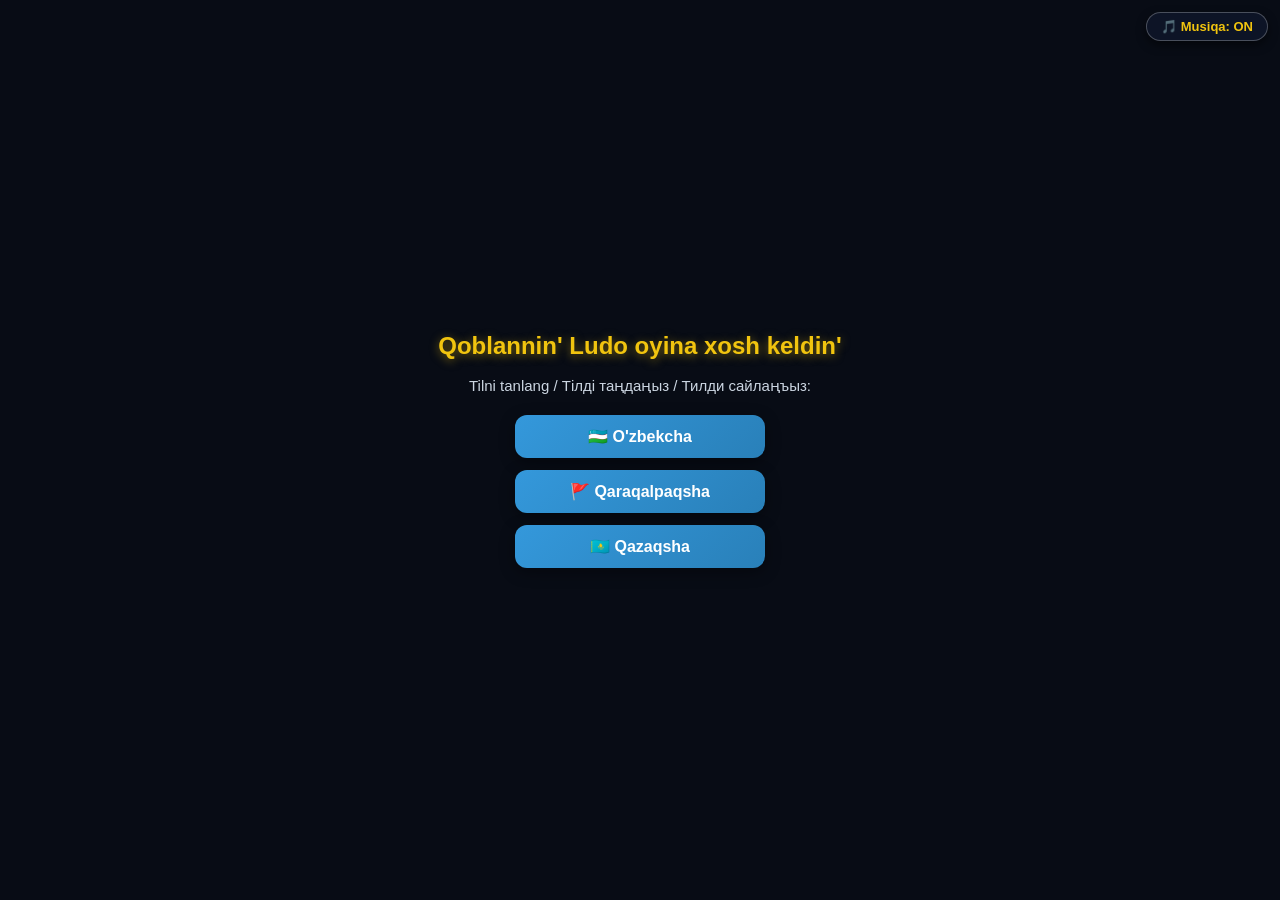
<file: index.html>
﻿<!DOCTYPE html>
<html lang="uz">
<head>
  <meta charset="UTF-8">
  <meta name="viewport" content="width=device-width, initial-scale=1.0, user-scalable=no">
  <title>Qoblannin' Ludo oyini</title>
  <script src="https://telegram.org/js/telegram-web-app.js"></script>
  <style>
    * { box-sizing: border-box; margin: 0; padding: 0; user-select: none; }
    
    body { 
      font-family: 'Segoe UI', Roboto, Helvetica, Arial, sans-serif;
      background: #090d16 url('https://images.unsplash.com/photo-1610890716171-6b1bb98ffd09?q=80&w=1000&auto=format&fit=crop') no-repeat center center fixed; 
      background-size: cover; 
      color: #fff; 
      text-align: center; 
      padding: 10px;
      min-height: 100vh;
      display: flex;
      flex-direction: column;
      align-items: center;
      justify-content: center;
      perspective: 1000px;
    }

    .music-toggle {
      position: fixed;
      top: 12px;
      right: 12px;
      z-index: 200;
      background: rgba(15, 23, 42, 0.85);
      border: 1px solid rgba(255, 255, 255, 0.25);
      color: #f1c40f;
      padding: 6px 14px;
      border-radius: 20px;
      font-size: 13px;
      font-weight: bold;
      cursor: pointer;
      backdrop-filter: blur(10px);
      box-shadow: 0 4px 10px rgba(0,0,0,0.5);
    }

    #start-animation-overlay {
      position: fixed;
      top: 0; left: 0; width: 100%; height: 100%;
      background: rgba(9, 13, 22, 0.95);
      z-index: 300;
      display: none;
      flex-direction: column;
      align-items: center;
      justify-content: center;
    }

    .anim-title {
      font-size: 34px;
      font-weight: 800;
      color: #f1c40f;
      text-shadow: 0 0 25px rgba(241, 196, 15, 0.9);
      animation: pulse 0.8s infinite alternate;
    }

    .anim-countdown {
      font-size: 85px;
      font-weight: bold;
      color: #3498db;
      margin-top: 10px;
      text-shadow: 0 0 20px rgba(52, 152, 219, 0.8);
      animation: zoom 0.5s infinite alternate;
    }

    @keyframes pulse {
      from { transform: scale(1); }
      to { transform: scale(1.1); }
    }

    @keyframes zoom {
      from { transform: scale(0.8); opacity: 0.7; }
      to { transform: scale(1.2); opacity: 1; }
    }

    .overlay-menu {
      position: fixed;
      top: 0; left: 0; width: 100%; height: 100%;
      background: rgba(9, 13, 22, 0.94);
      backdrop-filter: blur(10px);
      z-index: 100;
      display: flex;
      flex-direction: column;
      align-items: center;
      justify-content: center;
      gap: 12px;
    }

    .overlay-menu h1 {
      font-size: 24px;
      margin-bottom: 5px;
      color: #f1c40f;
      text-shadow: 0 2px 10px rgba(241, 196, 15, 0.5);
      padding: 0 15px;
    }

    .overlay-menu p {
      margin-bottom: 8px; 
      color: #cbd5e1;
      font-size: 15px;
    }

    .menu-btn {
      width: 250px;
      padding: 12px;
      font-size: 16px;
      font-weight: bold;
      border: none;
      border-radius: 12px;
      background: linear-gradient(135deg, #3498db, #2980b9);
      color: #fff;
      cursor: pointer;
      box-shadow: 0 4px 15px rgba(0, 0, 0, 0.4);
      transition: 0.2s transform;
      display: flex;
      align-items: center;
      justify-content: center;
      gap: 10px;
    }
    .menu-btn:active { transform: scale(0.95); }
    .menu-btn.bot-btn { background: linear-gradient(135deg, #e67e22, #d35400); }
    .menu-btn.secondary { background: linear-gradient(135deg, #7f8c8d, #34495e); }

    .game-container { display: none; width: 100%; max-width: 500px; padding-bottom: 50px; }

    .status-bar { 
      background: rgba(15, 23, 42, 0.85); 
      border-radius: 12px; 
      padding: 10px; 
      margin-bottom: 12px; 
      font-weight: bold; 
      font-size: 15px; 
      backdrop-filter: blur(8px);
      border: 1px solid rgba(255,255,255,0.15);
      box-shadow: 0 4px 15px rgba(0,0,0,0.4);
    }

    .ludo-wrapper {
      display: grid;
      grid-template-columns: 85px 1fr 85px;
      grid-template-rows: 85px 1fr 85px;
      gap: 8px;
      align-items: center;
      justify-items: center;
    }

    .p-box {
      width: 100%;
      height: 100%;
      background: rgba(15, 23, 42, 0.85);
      border-radius: 12px;
      display: flex;
      flex-direction: column;
      align-items: center;
      justify-content: center;
      opacity: 0.4;
      transition: 0.3s;
      border: 2px solid transparent;
      padding: 5px;
      backdrop-filter: blur(8px);
    }
    .p-box.active {
      opacity: 1;
      border-color: #ffffff;
      transform: scale(1.03);
      box-shadow: 0 0 20px rgba(255, 255, 255, 0.4);
    }

    .p-name { font-size: 13px; font-weight: bold; margin-bottom: 4px; }
    
    /* ---------------- ZAR VA NUQTALAR DIZAYNI ---------------- */
    .dice-btn {
      border: none;
      background: transparent;
      cursor: pointer;
      padding: 0;
      display: flex;
      align-items: center;
      justify-content: center;
      outline: none;
    }
    .dice-btn:disabled { opacity: 0.3; cursor: not-allowed; }

    .dice-face {
      width: 48px;
      height: 48px;
      background: linear-gradient(145deg, #ffffff, #e6e6e6);
      border-radius: 10px;
      box-shadow: inset 0 -3px 0 rgba(0,0,0,0.2), 0 4px 8px rgba(0,0,0,0.5);
      display: grid;
      grid-template-columns: repeat(3, 1fr);
      grid-template-rows: repeat(3, 1fr);
      padding: 6px;
      gap: 2px;
      align-items: center;
      justify-items: center;
      transition: transform 0.1s ease-out;
      border: 1px solid #ccc;
    }

    .dice-dot {
      width: 8px;
      height: 8px;
      background-color: #1e293b;
      border-radius: 50%;
      visibility: hidden;
      box-shadow: inset 0 1px 1px rgba(0,0,0,0.6);
    }

    /* Qizil va ko'rsatkich nuqtasi stili */
    .dice-face.red-dot .dice-dot { background-color: #e74c3c; }

    /* Nuqtalarni o'rinlariga ko'ra ko'rsatish */
    .val-1 .dot-5 { visibility: visible; }
    .val-2 .dot-1, .val-2 .dot-9 { visibility: visible; }
    .val-3 .dot-1, .val-3 .dot-5, .val-3 .dot-9 { visibility: visible; }
    .val-4 .dot-1, .val-4 .dot-3, .val-4 .dot-7, .val-4 .dot-9 { visibility: visible; }
    .val-5 .dot-1, .val-5 .dot-3, .val-5 .dot-5, .val-5 .dot-7, .val-5 .dot-9 { visibility: visible; }
    .val-6 .dot-1, .val-6 .dot-3, .val-6 .dot-4, .val-6 .dot-6, .val-6 .dot-7, .val-6 .dot-9 { visibility: visible; }

    .dice-3d-roll .dice-face {
      animation: roll3dEffect 0.6s cubic-bezier(0.36, 0.07, 0.19, 0.97) infinite;
    }

    @keyframes roll3dEffect {
      0% { transform: scale(1) rotate(0deg) translate(0, 0); }
      15% { transform: scale(1.2) rotate(-30deg) translate(-3px, -5px); }
      30% { transform: scale(1.25) rotate(45deg) translate(4px, 3px); }
      45% { transform: scale(1.15) rotate(-60deg) translate(-4px, -2px); }
      60% { transform: scale(1.3) rotate(90deg) translate(3px, -4px); }
      75% { transform: scale(1.1) rotate(-45deg) translate(-2px, 3px); }
      100% { transform: scale(1) rotate(0deg) translate(0, 0); }
    }

    #box-red { grid-column: 1; grid-row: 1; }
    #box-green { grid-column: 3; grid-row: 1; }
    #box-blue { grid-column: 1; grid-row: 3; }
    #box-yellow { grid-column: 3; grid-row: 3; }

    #board-container { grid-column: 1 / span 3; grid-row: 2; width: 100%; max-width: 360px; }

    canvas { 
      width: 100%;
      height: auto;
      background: #ffffff; 
      border-radius: 16px; 
      box-shadow: 0 12px 35px rgba(0,0,0,0.7), 0 0 15px rgba(255, 255, 255, 0.2); 
      touch-action: manipulation; 
    }

    .bottom-bar {
      position: fixed;
      bottom: 12px;
      left: 50%;
      transform: translateX(-50%);
      z-index: 90;
    }

    .bottom-menu-btn {
      background: rgba(15, 23, 42, 0.9);
      border: 1px solid rgba(255, 255, 255, 0.25);
      color: #f1c40f;
      padding: 8px 22px;
      font-size: 14px;
      font-weight: bold;
      border-radius: 20px;
      cursor: pointer;
      backdrop-filter: blur(10px);
      box-shadow: 0 4px 15px rgba(0,0,0,0.5);
    }

    .win-modal {
      position: fixed;
      top: 0; left: 0; width: 100%; height: 100%;
      background: rgba(9, 13, 22, 0.95);
      backdrop-filter: blur(12px);
      z-index: 500;
      display: none;
      flex-direction: column;
      align-items: center;
      justify-content: center;
      padding: 20px;
    }

    .win-card {
      background: rgba(15, 23, 42, 0.9);
      border: 2px solid #f1c40f;
      border-radius: 20px;
      padding: 25px;
      width: 90%;
      max-width: 380px;
      box-shadow: 0 0 30px rgba(241, 196, 15, 0.4);
      text-align: center;
    }

    .win-card h2 { color: #f1c40f; font-size: 24px; margin-bottom: 15px; }

    .rank-list { list-style: none; padding: 0; margin: 15px 0; text-align: left; }

    .rank-item {
      padding: 10px 15px;
      margin: 8px 0;
      border-radius: 10px;
      font-weight: bold;
      display: flex;
      justify-content: space-between;
      background: rgba(255, 255, 255, 0.08);
    }

    .rank-1 { border: 1px solid #f1c40f; color: #f1c40f; }
    .rank-2 { border: 1px solid #cbd5e1; color: #cbd5e1; }
    .rank-3 { border: 1px solid #cd7f32; color: #cd7f32; }
    .rank-loser { border: 1px solid #ff4d4d; color: #ff4d4d; }
  </style>
</head>
<body>

  <button class="music-toggle" id="music-btn" onclick="toggleMusic()">🎵 Musiqa: ON</button>

  <div id="start-animation-overlay">
    <div class="anim-title">GAME START!</div>
    <div class="anim-countdown" id="anim-count">3</div>
  </div>

  <div id="lang-menu" class="overlay-menu">
    <h1>Qoblannin' Ludo oyina xosh keldin'</h1>
    <p>Tilni tanlang / Тілді таңдаңыз / Тилди сайлаңъыз:</p>
    <button class="menu-btn" onclick="selectLanguage('uz')">🇺🇿 O'zbekcha</button>
    <button class="menu-btn" onclick="selectLanguage('qq')">🚩 Qaraqalpaqsha</button>
    <button class="menu-btn" onclick="selectLanguage('kk')">🇰🇿 Qazaqsha</button>
  </div>

  <div id="mode-menu" class="overlay-menu" style="display: none;">
    <h1>Qoblannin' Ludo oyina xosh keldin'</h1>
    <p id="mode-title-text">O'yin rejimini tanlang:</p>
    <button class="menu-btn bot-btn" id="btn-mode-1" onclick="startGameWithAnimation(1)">🤖 Men va Bot</button>
    <button class="menu-btn" id="btn-mode-2" onclick="startGameWithAnimation(2)">👥 2 Players</button>
    <button class="menu-btn" id="btn-mode-3" onclick="startGameWithAnimation(3)">👥 3 Players</button>
    <button class="menu-btn" id="btn-mode-4" onclick="startGameWithAnimation(4)">👥 4 Players</button>
  </div>

  <div id="settings-menu" class="overlay-menu" style="display: none;">
    <h1 id="settings-title">⚙️ SOZLAMALAR</h1>
    <button class="menu-btn" id="btn-restart" onclick="restartGame()">🔄 Qayta Boshlash</button>
    <button class="menu-btn" id="btn-change-mode" onclick="openModeMenu()">🎮 Rejimni O'zgartirish</button>
    <button class="menu-btn" id="btn-change-lang" onclick="openLangMenu()">🌐 Tilni O'zgartirish</button>
    <button class="menu-btn secondary" id="btn-resume" onclick="closeSettings()">▶️ Davom Etish</button>
  </div>

  <div id="win-modal" class="win-modal">
    <div class="win-card">
      <h2 id="win-modal-title">🏆 O'YIN YAKUNLANDI!</h2>
      <div id="rank-container" class="rank-list"></div>
      <button class="menu-btn" onclick="closeWinModalAndRestart()">🔄 Qayta Boshlash</button>
    </div>
  </div>

  <div class="game-container" id="game-ui">
    <div class="status-bar" id="status-text" style="color: #f1c40f;">
      Qoblannin' Ludo oyina xosh keldin'
    </div>

    <div class="ludo-wrapper">
      <div class="p-box" id="box-red">
        <div class="p-name" id="name-0" style="color: #ff3333;">Qizil</div>
        <button class="dice-btn" id="btn-0" onclick="handleRoll(0)">
          <div class="dice-face val-6 red-dot" id="dice-face-0">
            <div class="dice-dot dot-1"></div><div class="dice-dot dot-2"></div><div class="dice-dot dot-3"></div>
            <div class="dice-dot dot-4"></div><div class="dice-dot dot-5"></div><div class="dice-dot dot-6"></div>
            <div class="dice-dot dot-7"></div><div class="dice-dot dot-8"></div><div class="dice-dot dot-9"></div>
          </div>
        </button>
      </div>

      <div class="p-box" id="box-green">
        <div class="p-name" id="name-1" style="color: #2ecc71;">Yashil</div>
        <button class="dice-btn" id="btn-1" onclick="handleRoll(1)">
          <div class="dice-face val-6" id="dice-face-1">
            <div class="dice-dot dot-1"></div><div class="dice-dot dot-2"></div><div class="dice-dot dot-3"></div>
            <div class="dice-dot dot-4"></div><div class="dice-dot dot-5"></div><div class="dice-dot dot-6"></div>
            <div class="dice-dot dot-7"></div><div class="dice-dot dot-8"></div><div class="dice-dot dot-9"></div>
          </div>
        </button>
      </div>

      <div id="board-container">
        <canvas id="ludoCanvas"></canvas>
      </div>

      <div class="p-box" id="box-blue">
        <div class="p-name" id="name-3" style="color: #3498db;">Ko'k</div>
        <button class="dice-btn" id="btn-3" onclick="handleRoll(3)">
          <div class="dice-face val-6" id="dice-face-3">
            <div class="dice-dot dot-1"></div><div class="dice-dot dot-2"></div><div class="dice-dot dot-3"></div>
            <div class="dice-dot dot-4"></div><div class="dice-dot dot-5"></div><div class="dice-dot dot-6"></div>
            <div class="dice-dot dot-7"></div><div class="dice-dot dot-8"></div><div class="dice-dot dot-9"></div>
          </div>
        </button>
      </div>

      <div class="p-box" id="box-yellow">
        <div class="p-name" id="name-2" style="color: #f1c40f;">Sariq</div>
        <button class="dice-btn" id="btn-2" onclick="handleRoll(2)">
          <div class="dice-face val-6" id="dice-face-2">
            <div class="dice-dot dot-1"></div><div class="dice-dot dot-2"></div><div class="dice-dot dot-3"></div>
            <div class="dice-dot dot-4"></div><div class="dice-dot dot-5"></div><div class="dice-dot dot-6"></div>
            <div class="dice-dot dot-7"></div><div class="dice-dot dot-8"></div><div class="dice-dot dot-9"></div>
          </div>
        </button>
      </div>
    </div>

    <div class="bottom-bar">
      <button class="bottom-menu-btn" id="btn-open-settings" onclick="openSettings()">⚙️ Menyu</button>
    </div>
  </div>

  <script>
    const tg = window.Telegram.WebApp;
    if (tg) tg.expand();

    const AudioContext = window.AudioContext || window.webkitAudioContext;
    let audioCtx = null;
    let bgMusicInterval = null;
    let musicOn = true;
    let isAnimatingMove = false;
    let winnersRank = [];
    let floatAngle = 0;

    function initAudio() {
      if (!audioCtx) audioCtx = new AudioContext();
      if (audioCtx.state === 'suspended') audioCtx.resume();
    }

    function playVoyDodSound(player) {
      if ('speechSynthesis' in window) {
        window.speechSynthesis.cancel();
        const msg = new SpeechSynthesisUtterance("Voy dod!");
        msg.lang = 'uz-UZ';

        if (player === 0) { msg.pitch = 0.6; msg.rate = 1.0; }
        else if (player === 1) { msg.pitch = 1.0; msg.rate = 1.1; }
        else if (player === 2) { msg.pitch = 1.8; msg.rate = 1.3; }
        else if (player === 3) { msg.pitch = 1.3; msg.rate = 1.5; }

        window.speechSynthesis.speak(msg);
      }
    }

    function toggleMusic() {
      musicOn = !musicOn;
      const btn = document.getElementById('music-btn');
      if (musicOn) {
        btn.innerText = "🎵 Musiqa: ON";
        startBgMusic();
      } else {
        btn.innerText = "🔇 Musiqa: OFF";
        stopBgMusic();
      }
    }

    function startBgMusic() {
      if (!musicOn || bgMusicInterval) return;
      initAudio();
      const notes = [261.63, 329.63, 392.00, 523.25, 392.00, 329.63];
      let step = 0;
      bgMusicInterval = setInterval(() => {
        if (!musicOn || !audioCtx) return;
        let osc = audioCtx.createOscillator();
        let gain = audioCtx.createGain();
        osc.type = 'sine';
        osc.frequency.setValueAtTime(notes[step % notes.length], audioCtx.currentTime);
        gain.gain.setValueAtTime(0.03, audioCtx.currentTime);
        gain.gain.exponentialRampToValueAtTime(0.001, audioCtx.currentTime + 0.3);
        osc.connect(gain);
        gain.connect(audioCtx.destination);
        osc.start();
        osc.stop(audioCtx.currentTime + 0.3);
        step++;
      }, 400);
    }

    function stopBgMusic() {
      if (bgMusicInterval) {
        clearInterval(bgMusicInterval);
        bgMusicInterval = null;
      }
    }

    function playStartIntroSound() {
      initAudio();
      if (!audioCtx) return;
      const introNotes = [261.63, 329.63, 392.00, 523.25, 659.25, 783.99];
      introNotes.forEach((freq, idx) => {
        setTimeout(() => {
          let osc = audioCtx.createOscillator();
          let gain = audioCtx.createGain();
          osc.type = 'triangle';
          osc.frequency.setValueAtTime(freq, audioCtx.currentTime);
          gain.gain.setValueAtTime(0.2, audioCtx.currentTime);
          gain.gain.exponentialRampToValueAtTime(0.01, audioCtx.currentTime + 0.2);
          osc.connect(gain);
          gain.connect(audioCtx.destination);
          osc.start();
          osc.stop(audioCtx.currentTime + 0.2);
        }, idx * 120);
      });
    }

    function playDiceSound() {
      initAudio();
      if (!audioCtx) return;

      const clicks = 5; 
      for (let i = 0; i < clicks; i++) {
        const delay = i * 0.055 + Math.random() * 0.015;
        const osc = audioCtx.createOscillator();
        const gain = audioCtx.createGain();

        osc.type = 'triangle';
        osc.frequency.setValueAtTime(140 + Math.random() * 70, audioCtx.currentTime + delay);

        gain.gain.setValueAtTime(0.35, audioCtx.currentTime + delay);
        gain.gain.exponentialRampToValueAtTime(0.001, audioCtx.currentTime + delay + 0.035);

        osc.connect(gain);
        gain.connect(audioCtx.destination);

        osc.start(audioCtx.currentTime + delay);
        osc.stop(audioCtx.currentTime + delay + 0.035);
      }
    }

    function playStepSound() {
      initAudio();
      if (!audioCtx) return;
      let osc = audioCtx.createOscillator();
      let gain = audioCtx.createGain();
      osc.type = 'triangle';
      osc.frequency.setValueAtTime(900, audioCtx.currentTime);
      osc.frequency.exponentialRampToValueAtTime(150, audioCtx.currentTime + 0.035);
      gain.gain.setValueAtTime(0.55, audioCtx.currentTime);
      gain.gain.exponentialRampToValueAtTime(0.001, audioCtx.currentTime + 0.035);
      osc.connect(gain);
      gain.connect(audioCtx.destination);
      osc.start();
      osc.stop(audioCtx.currentTime + 0.035);
    }

    function playKillSound(victimPlayer) {
      initAudio();
      playVoyDodSound(victimPlayer);
      if (!audioCtx) return;
      let osc = audioCtx.createOscillator();
      let gain = audioCtx.createGain();
      osc.type = 'sawtooth';
      osc.frequency.setValueAtTime(400, audioCtx.currentTime);
      osc.frequency.exponentialRampToValueAtTime(80, audioCtx.currentTime + 0.25);
      gain.gain.setValueAtTime(0.6, audioCtx.currentTime);
      gain.gain.exponentialRampToValueAtTime(0.001, audioCtx.currentTime + 0.25);
      osc.connect(gain);
      gain.connect(audioCtx.destination);
      osc.start();
      osc.stop(audioCtx.currentTime + 0.25);
    }

    function playStarSound() {
      initAudio();
      if (!audioCtx) return;
      const starNotes = [523.25, 659.25, 783.99, 1046.50];
      starNotes.forEach((freq, idx) => {
        setTimeout(() => {
          let osc = audioCtx.createOscillator();
          let gain = audioCtx.createGain();
          osc.type = 'sine';
          osc.frequency.setValueAtTime(freq, audioCtx.currentTime);
          gain.gain.setValueAtTime(0.25, audioCtx.currentTime);
          gain.gain.exponentialRampToValueAtTime(0.001, audioCtx.currentTime + 0.12);
          osc.connect(gain);
          gain.connect(audioCtx.destination);
          osc.start();
          osc.stop(audioCtx.currentTime + 0.12);
        }, idx * 60);
      });
    }

    function playWinSound() {
      initAudio();
      if (!audioCtx) return;
      const winNotes = [523.25, 659.25, 783.99, 1046.50, 1318.51];
      winNotes.forEach((freq, idx) => {
        setTimeout(() => {
          let osc = audioCtx.createOscillator();
          let gain = audioCtx.createGain();
          osc.type = 'triangle';
          osc.frequency.setValueAtTime(freq, audioCtx.currentTime);
          gain.gain.setValueAtTime(0.3, audioCtx.currentTime);
          gain.gain.exponentialRampToValueAtTime(0.001, audioCtx.currentTime + 0.25);
          osc.connect(gain);
          gain.connect(audioCtx.destination);
          osc.start();
          osc.stop(audioCtx.currentTime + 0.25);
        }, idx * 100);
      });
    }

    const TRANSLATIONS = {
      uz: {
        welcome: "Qoblannin' Ludo oyina xosh keldin'",
        selectMode: "O'yin rejimini tanlang:",
        p1: "🤖 Men va Bot",
        p2: "👥 2 Kishilik",
        p3: "👥 3 Kishilik",
        p4: "👥 4 Kishilik",
        namesVsBot: ["Qizil (Siz)", "Yashil", "Bot (Sariq)", "Ko'k"],
        namesHuman: ["Qizil", "Yashil", "Sariq", "Ko'k"],
        turn: "Navbat: {p} - Zarni bosing!",
        rolled: "{p}: Toshni bosing!",
        noMove: "{p}: Imkoniyat yo'q! Navbat o'tdi.",
        killed: "💥 {p} raqib toshini urdi! Yana zar bosing.",
        homeBonus: "🎯 {p} toshi marraga kirdi! Yana zar bosing.",
        sixExtra: "{p}: 6 tushdi! Yana zar bosing.",
        settingsTitle: "⚙️ SOZLAMALAR",
        restart: "🔄 Qayta Boshlash",
        changeMode: "🎮 Rejimni O'zgartirish",
        changeLang: "🌐 Tilni O'zgartirish",
        resume: "▶️ Davom Etish",
        bottomMenu: "⚙️ Menyu",
        gameOver: "🏆 O'YIN YAKUNLANDI!",
        rankFirst: "🥇 1-O'rin (G'olib)",
        rankSecond: "🥈 2-O'rin",
        rankThird: "🥉 3-O'rin",
        rankLoser: "❌ Mag'lub"
      },
      qq: {
        welcome: "Qoblannin' Ludo oyina xosh keldin'",
        selectMode: "O'yın rejimin saylań:",
        p1: "🤖 Men hám Bot",
        p2: "👥 2 Adamlıq",
        p3: "👥 3 Adamlıq",
        p4: "👥 4 Adamlıq",
        namesVsBot: ["Qızıl (Siz)", "Jasıl", "Bot (Sarı)", "Kók"],
        namesHuman: ["Qızıl", "Jasıl", "Sarı", "Kók"],
        turn: "Gezek: {p} - Zardı basıń!",
        rolled: "{p}: Tasstı basıń!",
        noMove: "{p}: Imkoniyat joq! Gezek ótti.",
        killed: "💥 {p} dushpan tasın urdı! Jáne zar basıń.",
        homeBonus: "🎯 {p} tası márege kirdi! Jáne zar basıń.",
        sixExtra: "{p}: 6 tústı! Jáne zar basıń.",
        settingsTitle: "⚙️ SAZLAUAR",
        restart: "🔄 Qaytadan Baslau",
        changeMode: "🎮 Rejimdi Ózgertiw",
        changeLang: "🌐 Tildi Ózgertiw",
        resume: "▶️ Dawam Etiw",
        bottomMenu: "⚙️ Menyu",
        gameOver: "🏆 O'YIN JUWKLANDI!",
        rankFirst: "🥇 1-O'rin (G'olib)",
        rankSecond: "🥈 2-O'rin",
        rankThird: "🥉 3-O'rin",
        rankLoser: "❌ Jeńildi"
      },
      kk: {
        welcome: "Qoblannin' Ludo oyina xosh keldin'",
        selectMode: "Ойын режимін таңдаңыз:",
        p1: "🤖 Мен және Bot",
        p2: "👥 2 Ойыншы",
        p3: "👥 3 Ойыншы",
        p4: "👥 4 Ойыншы",
        namesVsBot: ["Қызыл (Siz)", "Жасыл", "Bot (Сары)", "Көк"],
        namesHuman: ["Қызыл", "Жасыл", "Сары", "Көк"],
        turn: "Кезек: {p} - Сүйекті басыңыз!",
        rolled: "{p}: Тасты басыңыз!",
        noMove: "{p}: Мүмкіндік жоқ! Кезек өтті.",
        killed: "💥 {p} қарсыластың тасын ұрды! Тағы сүйек басыңыз.",
        homeBonus: "🎯 {p} тасы мәреге кірді! Тағы сүйек басыңыз.",
        sixExtra: "{p}: 6 түсті! Тағы сүйек басыңыз.",
        settingsTitle: "⚙️ БАПТАУЛАР",
        restart: "Кайта Бастау",
        changeMode: "🎮 Режимді Өзгерту",
        changeLang: "🌐 Тілді Өзгерту",
        resume: "▶️ Жалғастыру",
        bottomMenu: "⚙️ Мәзір",
        gameOver: "🏆 ОЙЫН АЯҚТАЛДЫ!",
        rankFirst: "🥇 1-Орын (Жеңімпаз)",
        rankSecond: "🥈 2-Орын",
        rankThird: "🥉 3-Орын",
        rankLoser: "❌ Ұтылды"
      }
    };

    let currentLang = 'uz';
    let currentMode = 4;

    function setDiceValue(playerIdx, value) {
      const face = document.getElementById(`dice-face-${playerIdx}`);
      if (!face) return;
      face.className = `dice-face val-${value}` + (playerIdx === 0 ? ' red-dot' : '');
    }

    function updateLanguageUI() {
      const t = TRANSLATIONS[currentLang];
      document.getElementById('mode-title-text').innerText = t.selectMode;
      document.getElementById('btn-mode-1').innerText = t.p1;
      document.getElementById('btn-mode-2').innerText = t.p2;
      document.getElementById('btn-mode-3').innerText = t.p3;
      document.getElementById('btn-mode-4').innerText = t.p4;

      document.getElementById('settings-title').innerText = t.settingsTitle;
      document.getElementById('btn-restart').innerText = t.restart;
      document.getElementById('btn-change-mode').innerText = t.changeMode;
      document.getElementById('btn-change-lang').innerText = t.changeLang;
      document.getElementById('btn-resume').innerText = t.resume;
      document.getElementById('btn-open-settings').innerText = t.bottomMenu;
      document.getElementById('win-modal-title').innerText = t.gameOver;

      let nameList = (currentMode === 1) ? t.namesVsBot : t.namesHuman;
      for(let i=0; i<4; i++) {
        document.getElementById(`name-${i}`).innerText = nameList[i];
      }
    }

    function selectLanguage(lang) {
      initAudio();
      currentLang = lang;
      updateLanguageUI();
      document.getElementById('lang-menu').style.display = 'none';
      document.getElementById('mode-menu').style.display = 'flex';
      startBgMusic();
    }

    function startGameWithAnimation(mode) {
      document.getElementById('mode-menu').style.display = 'none';
      const animOverlay = document.getElementById('start-animation-overlay');
      const countEl = document.getElementById('anim-count');
      animOverlay.style.display = 'flex';

      playStartIntroSound();

      let count = 3;
      countEl.innerText = count;

      let interval = setInterval(() => {
        count--;
        if (count > 0) {
          countEl.innerText = count;
        } else {
          clearInterval(interval);
          animOverlay.style.display = 'none';
          startGame(mode);
        }
      }, 500);
    }

    function openSettings() { document.getElementById('settings-menu').style.display = 'flex'; }
    function closeSettings() { document.getElementById('settings-menu').style.display = 'none'; }
    function openLangMenu() {
      closeSettings();
      document.getElementById('game-ui').style.display = 'none';
      document.getElementById('lang-menu').style.display = 'flex';
    }
    function openModeMenu() {
      closeSettings();
      document.getElementById('game-ui').style.display = 'none';
      document.getElementById('mode-menu').style.display = 'flex';
    }
    function restartGame() {
      closeSettings();
      startGameWithAnimation(currentMode);
    }

    const canvas = document.getElementById('ludoCanvas');
    const ctx = canvas.getContext('2d');
    
    const baseCanvasWidth = 390;
    let dpr = window.devicePixelRatio || 1;
    canvas.width = baseCanvasWidth * dpr;
    canvas.height = baseCanvasWidth * dpr;
    ctx.scale(dpr, dpr);

    const OFFSET = 15;
    const SIZE = 360;
    const CELL = SIZE / 15;

    const RED = '#ff2a2a';
    const GREEN = '#10b981';
    const YELLOW = '#fbbf24';
    const BLUE = '#3b82f6';

    const COLORS = [RED, GREEN, YELLOW, BLUE];

    let activePlayers = [0, 1, 2, 3];
    let playerIndex = 0;
    let turn = 0;
    let dice = 0;
    let rolled = false;

    let pawns = [
      [-1, -1, -1, -1],
      [-1, -1, -1, -1],
      [-1, -1, -1, -1],
      [-1, -1, -1, -1]
    ];

    const mainPath = [
      {r:6,c:1}, {r:6,c:2}, {r:6,c:3}, {r:6,c:4}, {r:6,c:5},
      {r:5,c:6}, {r:4,c:6}, {r:3,c:6}, {r:2,c:6}, {r:1,c:6}, {r:0,c:6},
      {r:0,c:7}, {r:0,c:8},
      {r:1,c:8}, {r:2,c:8}, {r:3,c:8}, {r:4,c:8}, {r:5,c:8},
      {r:6,c:9}, {r:6,c:10}, {r:6,c:11}, {r:6,c:12}, {r:6,c:13}, {r:6,c:14},
      {r:7,c:14}, {r:8,c:14},
      {r:8,c:13}, {r:8,c:12}, {r:8,c:11}, {r:8,c:10}, {r:8,c:9},
      {r:9,c:8}, {r:10,c:8}, {r:11,c:8}, {r:12,c:8}, {r:13,c:8}, {r:14,c:8},
      {r:14,c:7}, {r:14,c:6},
      {r:13,c:6}, {r:12,c:6}, {r:11,c:6}, {r:10,c:6}, {r:9,c:6},
      {r:8,c:5}, {r:8,c:4}, {r:8,c:3}, {r:8,c:2}, {r:8,c:1}, {r:8,c:0},
      {r:7,c:0}, {r:6,c:0}
    ];

    const startOffset = [0, 13, 26, 39];

    const safeStars = [
      {r:6, c:1}, {r:2, c:6}, {r:1, c:8}, {r:6, c:12}, 
      {r:8, c:13}, {r:12,c:8}, {r:13,c:6}, {r:8, c:2}   
    ];

    const baseCoords = [
      [{r:2.2, c:2.2}, {r:2.2, c:3.8}, {r:3.8, c:2.2}, {r:3.8, c:3.8}],
      [{r:2.2, c:11.2}, {r:2.2, c:12.8}, {r:3.8, c:11.2}, {r:3.8, c:12.8}],
      [{r:11.2, c:11.2}, {r:11.2, c:12.8}, {r:12.8, c:11.2}, {r:12.8, c:12.8}],
      [{r:11.2, c:2.2}, {r:11.2, c:3.8}, {r:12.8, c:2.2}, {r:12.8, c:3.8}]
    ];

    const boxIds = ['box-red', 'box-green', 'box-yellow', 'box-blue'];

    function startGame(mode) {
      initAudio();
      currentMode = mode;
      updateLanguageUI();
      winnersRank = [];
      pawns = [
        [-1, -1, -1, -1],
        [-1, -1, -1, -1],
        [-1, -1, -1, -1],
        [-1, -1, -1, -1]
      ];

      if (mode === 1) activePlayers = [0, 2]; 
      else if (mode === 2) activePlayers = [0, 1]; 
      else if (mode === 3) activePlayers = [0, 1, 2];
      else activePlayers = [0, 1, 2, 3];

      document.getElementById('game-ui').style.display = 'block';

      for(let i=0; i<4; i++) {
        const b = document.getElementById(boxIds[i]);
        if (!activePlayers.includes(i)) {
          b.style.visibility = 'hidden';
        } else {
          b.style.visibility = 'visible';
          document.getElementById(`btn-${i}`).disabled = true;
          setDiceValue(i, 6);
        }
      }

      playerIndex = 0;
      turn = activePlayers[playerIndex];
      rolled = false;

      const status = document.getElementById('status-text');
      status.innerText = "Qoblannin' Ludo oyina xosh keldin'";
      status.style.color = "#f1c40f";

      setTimeout(() => { activateTurn(); }, 400);
      requestAnimationFrame(renderLoop);
    }

    function renderLoop() {
      floatAngle += 0.05;
      drawBoard();
      requestAnimationFrame(renderLoop);
    }

    function activateTurn() {
      activePlayers.forEach(p => {
        document.getElementById(boxIds[p]).classList.remove('active');
        document.getElementById(`btn-${p}`).disabled = true;
      });

      document.getElementById(boxIds[turn]).classList.add('active');
      document.getElementById(`btn-${turn}`).disabled = false;

      const t = TRANSLATIONS[currentLang];
      const nameList = (currentMode === 1) ? t.namesVsBot : t.namesHuman;
      const status = document.getElementById('status-text');
      status.innerText = t.turn.replace('{p}', nameList[turn]);
      status.style.color = COLORS[turn];

      if (currentMode === 1 && turn === 2 && !rolled) {
        setTimeout(() => { handleRoll(2); }, 700);
      }
    }

    function getPawnCell(player, step) {
      if (step === -1) return null;
      if (step >= 51) {
        let homeIndex = step - 51;
        if (player === 0) return { r: 7, c: 1 + homeIndex };
        if (player === 1) return { r: 1 + homeIndex, c: 7 };
        if (player === 2) return { r: 7, c: 13 - homeIndex };
        if (player === 3) return { r: 13 - homeIndex, c: 7 };
      }
      let idx = (startOffset[player] + step) % 52;
      return mainPath[idx];
    }

    function isSafeCell(cell) {
      if (!cell) return true;
      return safeStars.some(s => s.r === cell.r && s.c === cell.c);
    }

    function checkAndKillPawn(targetCell, currentPlayer) {
      if (!targetCell || isSafeCell(targetCell)) return false;

      let killed = false;

      activePlayers.forEach(p => {
        if (p === currentPlayer) return;
        for (let i = 0; i < 4; i++) {
          let step = pawns[p][i];
          if (step >= 0 && step < 51) {
            let c = getPawnCell(p, step);
            if (c && c.r === targetCell.r && c.c === targetCell.c) {
              killed = true;
              isAnimatingMove = true;
              playKillSound(p);

              let returnInterval = setInterval(() => {
                pawns[p][i]--;
                playStepSound();

                if (pawns[p][i] < 0) {
                  clearInterval(returnInterval);
                  pawns[p][i] = -1;
                  isAnimatingMove = false;
                }
              }, 40);
            }
          }
        }
      });

      return killed;
    }

    function drawBoard() {
      ctx.clearRect(0, 0, baseCanvasWidth, baseCanvasWidth);

      ctx.fillStyle = "#ffffff";
      ctx.fillRect(OFFSET, OFFSET, SIZE, SIZE);

      drawSquare(0, 0, 6, RED);
      drawSquare(0, 9, 6, GREEN);
      drawSquare(9, 0, 6, BLUE);
      drawSquare(9, 9, 6, YELLOW);

      drawSquare(1, 1, 4, '#ffffff');
      drawSquare(1, 10, 4, '#ffffff');
      drawSquare(10, 1, 4, '#ffffff');
      drawSquare(10, 10, 4, '#ffffff');

      baseCoords.forEach((playerBases, pIdx) => {
        playerBases.forEach(b => {
          ctx.beginPath();
          ctx.arc(OFFSET + b.c * CELL, OFFSET + b.r * CELL, CELL / 1.7, 0, Math.PI * 2);
          ctx.fillStyle = '#f8fafc';
          ctx.fill();
          ctx.lineWidth = 3;
          ctx.strokeStyle = COLORS[pIdx];
          ctx.stroke();
        });
      });

      for(let r=0; r<15; r++) {
        for(let c=0; c<15; c++) {
          if ((r<6 && c<6) || (r<6 && c>8) || (r>8 && c<6) || (r>8 && c>8)) continue;
          ctx.strokeStyle = '#e2e8f0';
          ctx.lineWidth = 1.5;
          ctx.strokeRect(OFFSET + c*CELL, OFFSET + r*CELL, CELL, CELL);
        }
      }

      for(let i=1; i<=5; i++) {
        fillCell(7, i, RED);
        fillCell(i, 7, GREEN);
        fillCell(14-i, 7, BLUE);
        fillCell(7, 14-i, YELLOW);
      }

      fillCell(6, 1, RED);
      fillCell(1, 8, GREEN);
      fillCell(13, 6, BLUE);
      fillCell(8, 13, YELLOW);

      drawStars();
      drawCenterHome();
      drawPawns();
    }

    function drawSquare(r, c, sz, color) {
      ctx.fillStyle = color;
      ctx.fillRect(OFFSET + c*CELL, OFFSET + r*CELL, sz*CELL, sz*CELL);
      ctx.lineWidth = 2;
      ctx.strokeStyle = "rgba(0,0,0,0.15)";
      ctx.strokeRect(OFFSET + c*CELL, OFFSET + r*CELL, sz*CELL, sz*CELL);
    }

    function fillCell(r, c, color) {
      ctx.fillStyle = color;
      ctx.fillRect(OFFSET + c*CELL, OFFSET + r*CELL, CELL, CELL);
      ctx.strokeStyle = '#cbd5e1';
      ctx.lineWidth = 1.5;
      ctx.strokeRect(OFFSET + c*CELL, OFFSET + r*CELL, CELL, CELL);
    }

    function drawStars() {
      ctx.font = `bold ${CELL * 0.75}px Arial`;
      ctx.textAlign = 'center';
      ctx.textBaseline = 'middle';

      safeStars.forEach(s => {
        let isColored = (s.r===6&&s.c===1) || (s.r===1&&s.c===8) || (s.r===8&&s.c===13) || (s.r===13&&s.c===6);
        ctx.fillStyle = isColored ? '#ffffff' : '#f59e0b';
        ctx.shadowColor = 'rgba(0, 0, 0, 0.3)';
        ctx.shadowBlur = 4;
        ctx.fillText('★', OFFSET + s.c * CELL + CELL / 2, OFFSET + s.r * CELL + CELL / 2 + 1);
        ctx.shadowColor = 'transparent';
      });
    }

    function drawCenterHome() {
      let x1 = OFFSET + 6*CELL, x2 = OFFSET + 9*CELL, y1 = OFFSET + 6*CELL, y2 = OFFSET + 9*CELL, xm = OFFSET + 7.5*CELL, ym = OFFSET + 7.5*CELL;

      ctx.beginPath(); ctx.moveTo(x1, y1); ctx.lineTo(xm, ym); ctx.lineTo(x1, y2); ctx.fillStyle = RED; ctx.fill();
      ctx.beginPath(); ctx.moveTo(x1, y1); ctx.lineTo(xm, ym); ctx.lineTo(x2, y1); ctx.fillStyle = GREEN; ctx.fill();
      ctx.beginPath(); ctx.moveTo(x1, y2); ctx.lineTo(xm, ym); ctx.lineTo(x2, y2); ctx.fillStyle = BLUE; ctx.fill();
      ctx.beginPath(); ctx.moveTo(x2, y1); ctx.lineTo(xm, ym); ctx.lineTo(x2, y2); ctx.fillStyle = YELLOW; ctx.fill();

      ctx.lineWidth = 2;
      ctx.strokeStyle = '#ffffff';
      ctx.strokeRect(x1, y1, 3*CELL, 3*CELL);
    }

    function drawPawns() {
      let boardOccupancy = {};

      activePlayers.forEach(p => {
        for(let i=0; i<4; i++) {
          let step = pawns[p][i];
          let cell = getPawnCell(p, step);

          if (!cell) {
            let base = baseCoords[p][i];
            drawLocationPin(OFFSET + base.c * CELL, OFFSET + base.r * CELL, p, CELL / 1.7);
          } else {
            let key = `${cell.r}_${cell.c}`;
            if (!boardOccupancy[key]) boardOccupancy[key] = [];
            boardOccupancy[key].push({ player: p, pawnIndex: i });
          }
        }
      });

      for (let key in boardOccupancy) {
        let group = boardOccupancy[key];
        let [r, c] = key.split('_').map(Number);

        if (group.length === 1) {
          let cx = OFFSET + c * CELL + CELL/2;
          let cy = OFFSET + r * CELL + CELL/2;
          drawLocationPin(cx, cy, group[0].player, CELL / 1.7);
        } else {
          let count = group.length;
          let radius = CELL / (2.0 + count * 0.3); 
          let offsetDistance = CELL * 0.22;

          group.forEach((item, index) => {
            let angle = (index * (2 * Math.PI / count)) - (Math.PI / 2);
            let cx = OFFSET + c * CELL + CELL/2 + Math.cos(angle) * offsetDistance;
            let cy = OFFSET + r * CELL + CELL/2 + Math.sin(angle) * offsetDistance;
            drawLocationPin(cx, cy, item.player, radius);
          });
        }
      }
    }

    function drawLocationPin(cx, cy, p, radius) {
      let pinHeight = radius * 1.35;
      let headRadius = radius * 0.75;

      let hoverOffset = Math.sin(floatAngle + cx + cy) * 2 - 2;
      let topY = cy - pinHeight * 0.2 + hoverOffset;

      ctx.save();
      
      ctx.beginPath();
      ctx.ellipse(cx, cy + pinHeight * 0.35, headRadius * 0.85, headRadius * 0.35, 0, 0, Math.PI * 2);
      ctx.fillStyle = 'rgba(0, 0, 0, 0.35)';
      ctx.fill();

      ctx.beginPath();
      ctx.arc(cx, topY, headRadius, Math.PI * 0.85, Math.PI * 0.15, false);
      ctx.lineTo(cx, cy + pinHeight * 0.35);
      ctx.closePath();

      let grad = ctx.createLinearGradient(cx - headRadius, topY - headRadius, cx + headRadius, cy + pinHeight * 0.35);
      grad.addColorStop(0, '#ffffff');
      grad.addColorStop(0.35, COLORS[p]);
      grad.addColorStop(1, '#000000');

      ctx.fillStyle = grad;
      ctx.fill();

      ctx.lineWidth = 1.8;
      ctx.strokeStyle = '#ffffff';
      ctx.stroke();

      ctx.beginPath();
      ctx.arc(cx, topY, headRadius * 0.4, 0, Math.PI * 2);
      ctx.fillStyle = '#ffffff';
      ctx.fill();

      ctx.restore();
    }

    function handleRoll(pIndex) {
      if (pIndex !== turn || rolled || isAnimatingMove) return;

      playDiceSound();
      const t = TRANSLATIONS[currentLang];
      const nameList = (currentMode === 1) ? t.namesVsBot : t.namesHuman;
      const btn = document.getElementById(`btn-${turn}`);
      
      rolled = true;
      btn.classList.add('dice-3d-roll');

      let rollCount = 0;
      let rollInterval = setInterval(() => {
        let randomVal = Math.floor(Math.random() * 6) + 1;
        setDiceValue(turn, randomVal);

        rollCount++;
        if (rollCount > 10) {
          clearInterval(rollInterval);
          btn.classList.remove('dice-3d-roll');

          dice = Math.floor(Math.random() * 6) + 1;
          setDiceValue(turn, dice);

          let homePawns = [];
          let activePawnsList = [];

          for(let i=0; i<4; i++) {
            let step = pawns[turn][i];
            if (step === -1) homePawns.push(i);
            else if (step >= 0 && step + dice <= 56) activePawnsList.push(i);
          }

          if (dice === 6 && homePawns.length > 0 && activePawnsList.length === 0) {
            setTimeout(() => executeMoveAnimated(homePawns[0]), 200);
          }
          else if (activePawnsList.length === 1 && dice !== 6) {
            setTimeout(() => executeMoveAnimated(activePawnsList[0]), 200);
          }
          else if (activePawnsList.length === 0 && (dice !== 6 || homePawns.length === 0)) {
            document.getElementById('status-text').innerText = t.noMove.replace('{p}', nameList[turn]);
            setTimeout(nextTurn, 800);
          } 
          else {
            document.getElementById('status-text').innerText = t.rolled.replace('{p}', nameList[turn]);
            
            if (currentMode === 1 && turn === 2) {
              setTimeout(() => {
                let chosenPawn = chooseBotPawn(homePawns, activePawnsList);
                if (chosenPawn !== -1) executeMoveAnimated(chosenPawn);
              }, 600);
            }
          }
        }
      }, 50);
    }

    function chooseBotPawn(homePawns, activePawnsList) {
      if (dice === 6 && homePawns.length > 0) {
        return homePawns[0];
      }
      if (activePawnsList.length > 0) {
        return activePawnsList[0];
      }
      return -1;
    }

    function executeMoveAnimated(pawnIndex) {
      if (isAnimatingMove) return;
      isAnimatingMove = true;

      let startStep = pawns[turn][pawnIndex];

      if (startStep === -1 && dice === 6) {
        pawns[turn][pawnIndex] = 0;
        playStepSound();
        
        let targetCell = getPawnCell(turn, 0);
        let hasKilled = checkAndKillPawn(targetCell, turn);

        if (isSafeCell(targetCell)) playStarSound();
        finishMove(hasKilled, pawnIndex);
      } else if (startStep >= 0 && startStep + dice <= 56) {
        let currentStepCount = 0;
        let moveInterval = setInterval(() => {
          pawns[turn][pawnIndex]++;
          currentStepCount++;
          playStepSound();

          if (currentStepCount >= dice) {
            clearInterval(moveInterval);
            
            let targetCell = getPawnCell(turn, pawns[turn][pawnIndex]);
            let hasKilled = checkAndKillPawn(targetCell, turn);

            if (isSafeCell(targetCell) || pawns[turn][pawnIndex] >= 51) {
              playStarSound();
            }

            finishMove(hasKilled, pawnIndex);
          }
        }, 80);
      } else {
        isAnimatingMove = false;
      }
    }

    function finishMove(hasKilled, movedPawnIndex) {
      const t = TRANSLATIONS[currentLang];
      const nameList = (currentMode === 1) ? t.namesVsBot : t.namesHuman;
      
      let waitTime = hasKilled ? 600 : 100;

      setTimeout(() => {
        isAnimatingMove = false;

        let reachedHome = (pawns[turn][movedPawnIndex] === 56);
        let isPlayerFinished = pawns[turn].every(step => step === 56);

        if (isPlayerFinished && !winnersRank.includes(turn)) {
          winnersRank.push(turn);
          playWinSound();

          if (activePlayers.length - winnersRank.length <= 1) {
            activePlayers.forEach(p => {
              if (!winnersRank.includes(p)) winnersRank.push(p);
            });
            showWinModal();
            return;
          }
        }

        if (hasKilled) {
          rolled = false;
          document.getElementById('status-text').innerText = t.killed.replace('{p}', nameList[turn]);
          if (currentMode === 1 && turn === 2) {
            setTimeout(() => { handleRoll(2); }, 700);
          }
        } else if (reachedHome) {
          rolled = false;
          document.getElementById('status-text').innerText = t.homeBonus.replace('{p}', nameList[turn]);
          if (currentMode === 1 && turn === 2) {
            setTimeout(() => { handleRoll(2); }, 700);
          }
        } else if (dice === 6) {
          rolled = false;
          document.getElementById('status-text').innerText = t.sixExtra.replace('{p}', nameList[turn]);
          if (currentMode === 1 && turn === 2) {
            setTimeout(() => { handleRoll(2); }, 700);
          }
        } else {
          setTimeout(nextTurn, 250);
        }
      }, waitTime);
    }

    function showWinModal() {
      const t = TRANSLATIONS[currentLang];
      const nameList = (currentMode === 1) ? t.namesVsBot : t.namesHuman;
      const container = document.getElementById('rank-container');
      container.innerHTML = '';

      winnersRank.forEach((playerIdx, index) => {
        let div = document.createElement('div');
        let rankText = "";
        let rankClass = "";

        if (index === 0) {
          rankText = t.rankFirst;
          rankClass = "rank-1";
        } else if (index === 1) {
          rankText = t.rankSecond;
          rankClass = "rank-2";
        } else if (index === 2 && winnersRank.length > 3) {
          rankText = t.rankThird;
          rankClass = "rank-3";
        } else {
          rankText = t.rankLoser;
          rankClass = "rank-loser";
        }

        div.className = `rank-item ${rankClass}`;
        div.innerHTML = `<span>${rankText}</span> <span>${nameList[playerIdx]}</span>`;
        container.appendChild(div);
      });

      document.getElementById('win-modal').style.display = 'flex';
    }

    function closeWinModalAndRestart() {
      document.getElementById('win-modal').style.display = 'none';
      restartGame();
    }

    canvas.addEventListener('click', function(e) {
      if (!rolled || isAnimatingMove) return;
      if (currentMode === 1 && turn === 2) return;

      const rect = canvas.getBoundingClientRect();
      const clickX = (e.clientX - rect.left) * (baseCanvasWidth / rect.width);
      const clickY = (e.clientY - rect.top) * (baseCanvasWidth / rect.height);

      let clickedPawn = -1;

      for(let i=0; i<4; i++) {
        let step = pawns[turn][i];
        let cx, cy;

        if (step === -1) {
          let base = baseCoords[turn][i];
          cx = OFFSET + base.c * CELL;
          cy = OFFSET + base.r * CELL;
        } else {
          let cell = getPawnCell(turn, step);
          cx = OFFSET + cell.c * CELL + CELL/2;
          cy = OFFSET + cell.r * CELL + CELL/2;
        }

        let dist = Math.hypot(clickX - cx, clickY - cy);
        if (dist < CELL) {
          clickedPawn = i;
          break;
        }
      }

      if (clickedPawn !== -1) {
        let step = pawns[turn][clickedPawn];
        if ((step === -1 && dice === 6) || (step >= 0 && step + dice <= 56)) {
          executeMoveAnimated(clickedPawn);
        }
      }
    });

    function nextTurn() {
      do {
        playerIndex = (playerIndex + 1) % activePlayers.length;
        turn = activePlayers[playerIndex];
      } while (winnersRank.includes(turn));

      rolled = false;
      activateTurn();
    }
  </script>
</body>
</html>
</file>
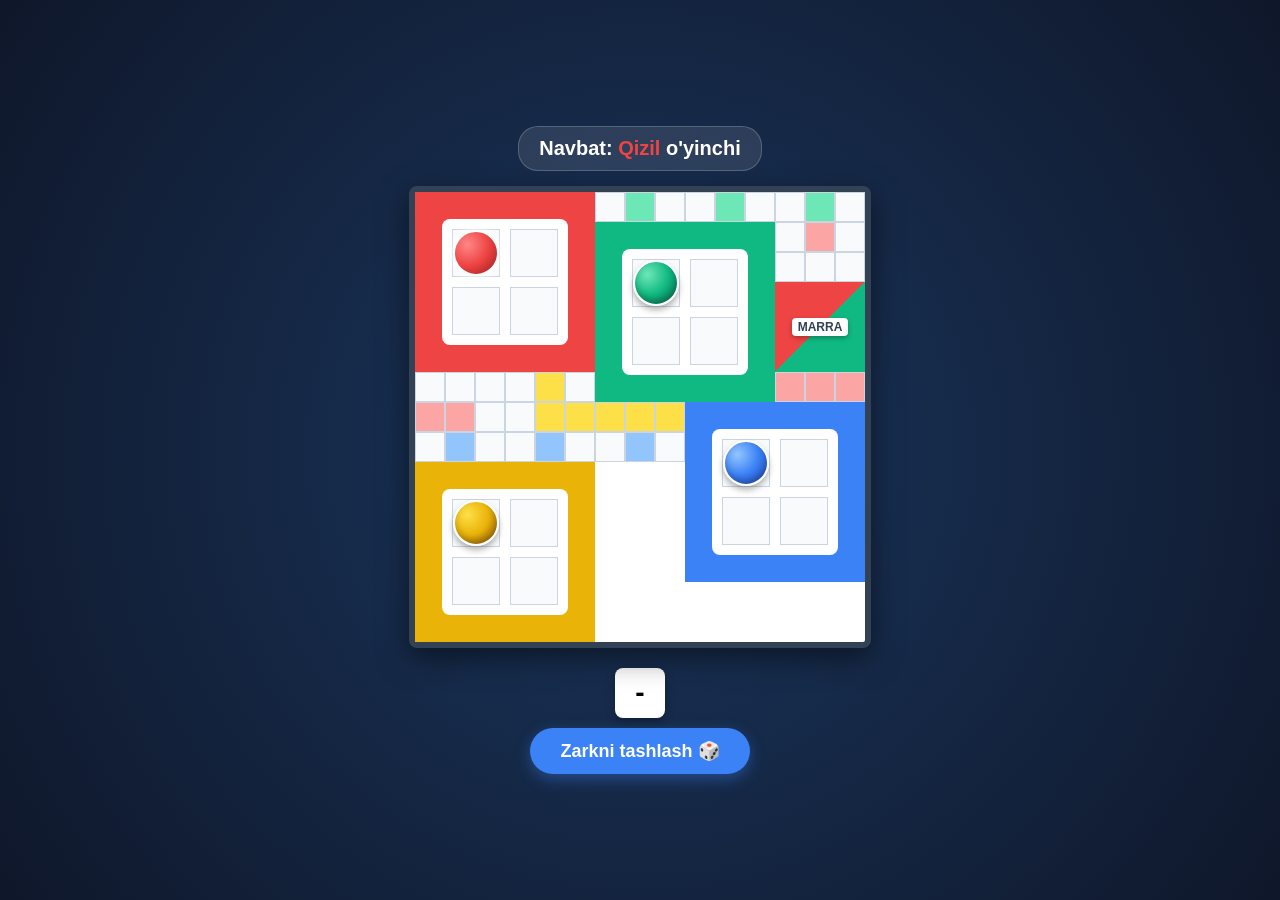
<file: ludo.html>
﻿<!DOCTYPE html>
<html lang="uz">
<head>
    <meta charset="UTF-8">
    <meta name="viewport" content="width=device-width, initial-scale=1.0">
    <title>Ludo Kungrad Pro</title>
    <style>
        body {
            margin: 0;
            padding: 0;
            background: radial-gradient(circle, #1a365d, #0f172a);
            font-family: 'Arial', sans-serif;
            display: flex;
            flex-direction: column;
            justify-content: center;
            align-items: center;
            height: 100vh;
            color: white;
        }

        /* O'yin paneli */
        .info-panel {
            margin-bottom: 15px;
            font-size: 20px;
            font-weight: bold;
            background: rgba(255, 255, 255, 0.1);
            padding: 10px 20px;
            border-radius: 20px;
            border: 1px solid rgba(255,255,255,0.2);
        }
        #current-turn { color: #ef4444; }

        /* Ludo Taxtasi */
        .ludo-board {
            width: 450px;
            height: 450px;
            background-color: #fff;
            box-shadow: 0 10px 30px rgba(0,0,0,0.5);
            border-radius: 8px;
            display: grid;
            grid-template-columns: repeat(15, 1fr);
            grid-template-rows: repeat(15, 1fr);
            border: 6px solid #334155;
            position: relative;
        }

        /* Rangli Katta Uylar */
        .home { grid-column: span 6; grid-row: span 6; display: flex; justify-content: center; align-items: center; }
        .red-home { background-color: #ef4444; }
        .green-home { background-color: #10b981; }
        .blue-home { background-color: #3b82f6; }
        .yellow-home { background-color: #eab308; }

        .home-inner {
            width: 70%; height: 70%; background-color: #fff; border-radius: 8px;
            display: grid; grid-template-columns: 1fr 1fr; grid-template-rows: 1fr 1fr;
            padding: 10px; box-sizing: border-box; gap: 10px;
        }

        /* Toshlar (Figuralar) */
        .token {
            width: 100%; height: 100%; border-radius: 50%;
            box-shadow: 0 4px 6px rgba(0,0,0,0.3), inset 0 -4px 6px rgba(0,0,0,0.2);
            cursor: pointer; position: relative; transition: transform 0.2s;
            border: 2px solid white; box-sizing: border-box;
        }
        .token:hover { transform: scale(1.1); }
        .token.active-turn { animation: bounce 0.5s infinite alternate; border: 2px solid #fff; box-shadow: 0 0 12px #fff; }

        .red-token { background: radial-gradient(circle at 30% 30%, #ff8787, #ef4444, #991b1b); }
        .green-token { background: radial-gradient(circle at 30% 30%, #6ee7b7, #10b981, #065f46); }
        .blue-token { background: radial-gradient(circle at 30% 30%, #93c5fd, #3b82f6, #1e40af); }
        .yellow-token { background: radial-gradient(circle at 30% 30%, #fde047, #eab308, #854d0e); }

        @keyframes bounce { from { transform: translateY(0); } to { transform: translateY(-5px); } }

        /* Yo'lak katakchalari */
        .cell { border: 1px solid #cbd5e1; box-sizing: border-box; background-color: #f8fafc; display: flex; justify-content: center; align-items: center; }
        .red-path { background-color: #fca5a5; }
        .green-path { background-color: #6ee7b7; }
        .blue-path { background-color: #93c5fd; }
        .yellow-path { background-color: #fde047; }

        /* Marra (Markaz) */
        .center-marra {
            grid-column: span 3; grid-row: span 3;
            background: linear-gradient(135deg, #ef4444 50%, #10b981 50%), linear-gradient(45deg, #3b82f6 50%, #eab308 50%);
            background-size: 100% 100%; position: relative;
            display: flex; justify-content: center; align-items: center; font-weight: bold; color: #334155; font-size: 12px;
        }
        .marra-text { background: white; padding: 2px 6px; border-radius: 4px; box-shadow: 0 2px 5px rgba(0,0,0,0.3); z-index: 10; }
/* Boshqaruv tugmalari */
        .controls { margin-top: 20px; display: flex; flex-direction: column; align-items: center; gap: 10px; }
        .dice-btn {
            background: #3b82f6; border: none; color: white; padding: 12px 30px;
            font-size: 18px; font-weight: bold; border-radius: 25px; cursor: pointer;
            box-shadow: 0 5px 15px rgba(59, 130, 246, 0.4); transition: 0.2s;
        }
        .dice-btn:hover { background: #2563eb; transform: translateY(-2px); }
        .dice-btn:disabled { background: #64748b; cursor: not-allowed; box-shadow: none; }
        
        .dice-display {
            width: 50px; height: 50px; background: white; color: black;
            border-radius: 8px; display: flex; justify-content: center; align-items: center;
            font-size: 28px; font-weight: bold; box-shadow: 0 4px 10px rgba(0,0,0,0.3);
        }
    </style>
</head>
<body>

    <div class="info-panel">
        Navbat: <span id="current-turn">Qizil</span> o'yinchi
    </div>

    <div class="ludo-board">
        <!-- 1. Qizil Uy (Yuqori Chap) -->
        <div class="home red-home">
            <div class="home-inner">
                <div class="cell" id="red-home-0"><div class="token red-token active-turn" onclick="tokenClicked('Red', 0)"></div></div>
                <div class="cell" id="red-home-1"></div>
                <div class="cell" id="red-home-2"></div>
                <div class="cell" id="red-home-3"></div>
            </div>
        </div>

        <!-- 2. Yo'laklar (Soddalashtirilgan tartibda joylashtirish) -->
        <!-- Yuqori qism (Yashil yo'l) -->
        <div class="cell"></div><div class="cell green-path"></div><div class="cell"></div>
        <div class="cell"></div><div class="cell green-path"></div><div class="cell"></div>
        <div class="cell"></div><div class="cell green-path"></div><div class="cell"></div>

        <!-- 3. Yashil Uy (Yuqori O'ng) -->
        <div class="home green-home">
            <div class="home-inner">
                <div class="cell" id="green-home-0"><div class="token green-token" onclick="tokenClicked('Green', 0)"></div></div>
                <div class="cell" id="green-home-1"></div>
                <div class="cell" id="green-home-2"></div>
                <div class="cell" id="green-home-3"></div>
            </div>
        </div>

        <!-- Chap va o'ng yo'laklar o'rtasi -->
        <div class="cell"></div><div class="cell red-path"></div><div class="cell"></div><div class="cell"></div><div class="cell"></div><div class="cell"></div>
        <div class="center-marra"><span class="marra-text">MARRA</span></div>
        <div class="cell"></div><div class="cell"></div><div class="cell"></div><div class="cell"></div><div class="cell yellow-path"></div><div class="cell"></div>

        <div class="cell red-path" id="red-start"></div><div class="cell red-path"></div><div class="cell red-path"></div><div class="cell red-path"></div><div class="cell red-path"></div><div class="cell"></div>
        <div class="cell"></div><div class="cell yellow-path"></div><div class="cell yellow-path"></div><div class="cell yellow-path"></div><div class="cell yellow-path"></div><div class="cell yellow-path" id="yellow-start"></div>

        <!-- Pastki qism (Ko'k va Sariq uylar) -->
        <div class="home blue-home">
            <div class="home-inner">
                <div class="cell" id="blue-home-0"><div class="token blue-token" onclick="tokenClicked('Blue', 0)"></div></div>
                <div class="cell" id="blue-home-1"></div>
                <div class="cell" id="blue-home-2"></div>
                <div class="cell" id="blue-home-3"></div>
            </div>
        </div>

        <div class="cell"></div><div class="cell blue-path"></div><div class="cell"></div>
        <div class="cell"></div><div class="cell blue-path"></div><div class="cell"></div>
        <div class="cell"></div><div class="cell blue-path"></div><div class="cell"></div>
<div class="home yellow-home">
            <div class="home-inner">
                <div class="cell" id="yellow-home-0"><div class="token yellow-token" onclick="tokenClicked('Yellow', 0)"></div></div>
                <div class="cell" id="yellow-home-1"></div>
                <div class="cell" id="yellow-home-2"></div>
                <div class="cell" id="yellow-home-3"></div>
            </div>
        </div>
    </div>

    <div class="controls">
        <div class="dice-display" id="dice-val">-</div>
        <button class="dice-btn" id="roll-btn" onclick="rollDice()">Zarkni tashlash 🎲</button>
    </div>

    <script>
        // O'yin mexanikasi holati
        let gameState = {
            currentPlayer: 'Red', // Kimning navbati: Red, Green, Yellow, Blue
            diceValue: 0,
            hasRolled: false,
            // Toshlarning holati: 'home' (uydaligi) yoki 'board' (yo'ldaligi)
            tokens: {
                Red: { status: 'home', cellId: 'red-start' },
                Green: { status: 'home', cellId: 'green-home-0' },
                Blue: { status: 'home', cellId: 'blue-home-0' },
                Yellow: { status: 'home', cellId: 'yellow-start' }
            }
        };

        const turnText = document.getElementById('current-turn');
        const diceDisplay = document.getElementById('dice-val');
        const rollBtn = document.getElementById('roll-btn');

        // 1. Zark tashlash funksiyasi
        function rollDice() {
            if (gameState.hasRolled) return;

            gameState.diceValue = Math.floor(Math.random() * 6) + 1;
            diceDisplay.innerText = gameState.diceValue;
            gameState.hasRolled = true;
            rollBtn.disabled = true;

            // Agar uydan chiqish soni (1 yoki 6) chiqsa yoki tana yo'lda bo'lsa yurishga ruxsat
            let p = gameState.currentPlayer;
</file>
